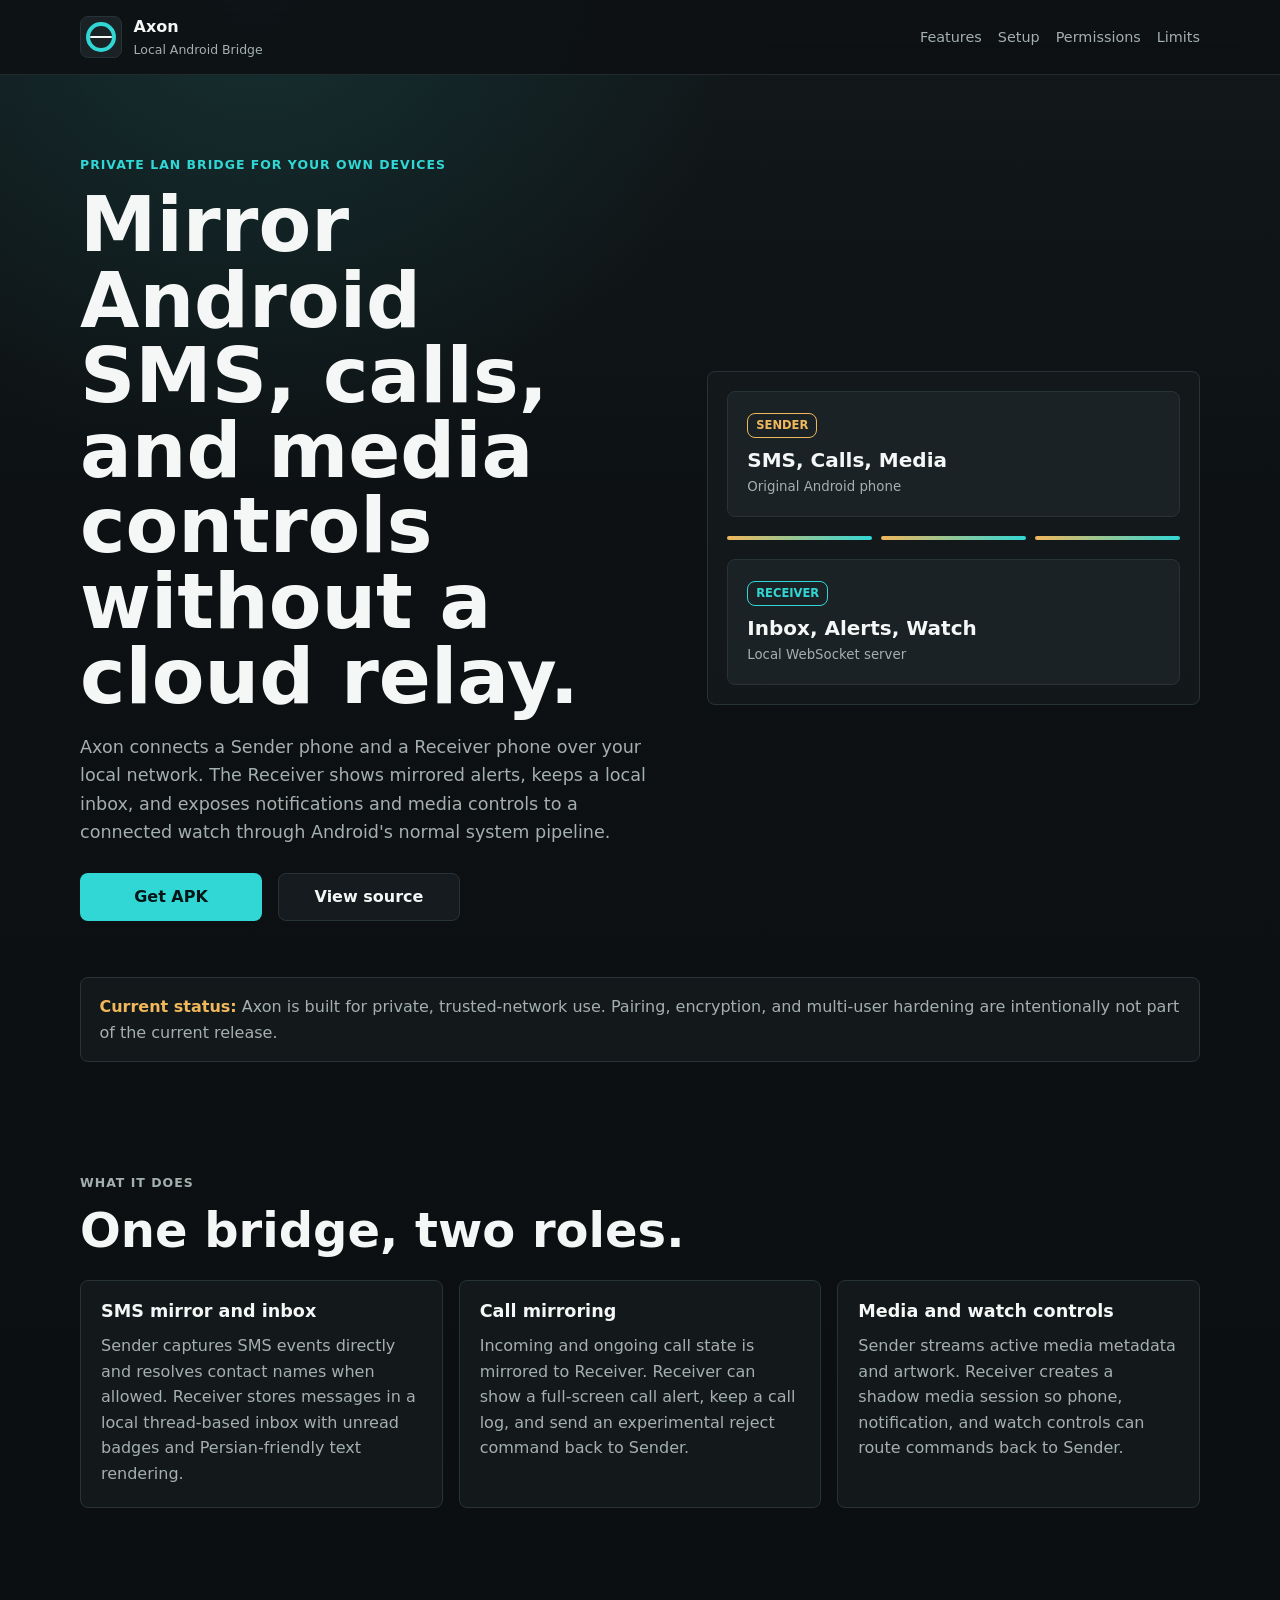
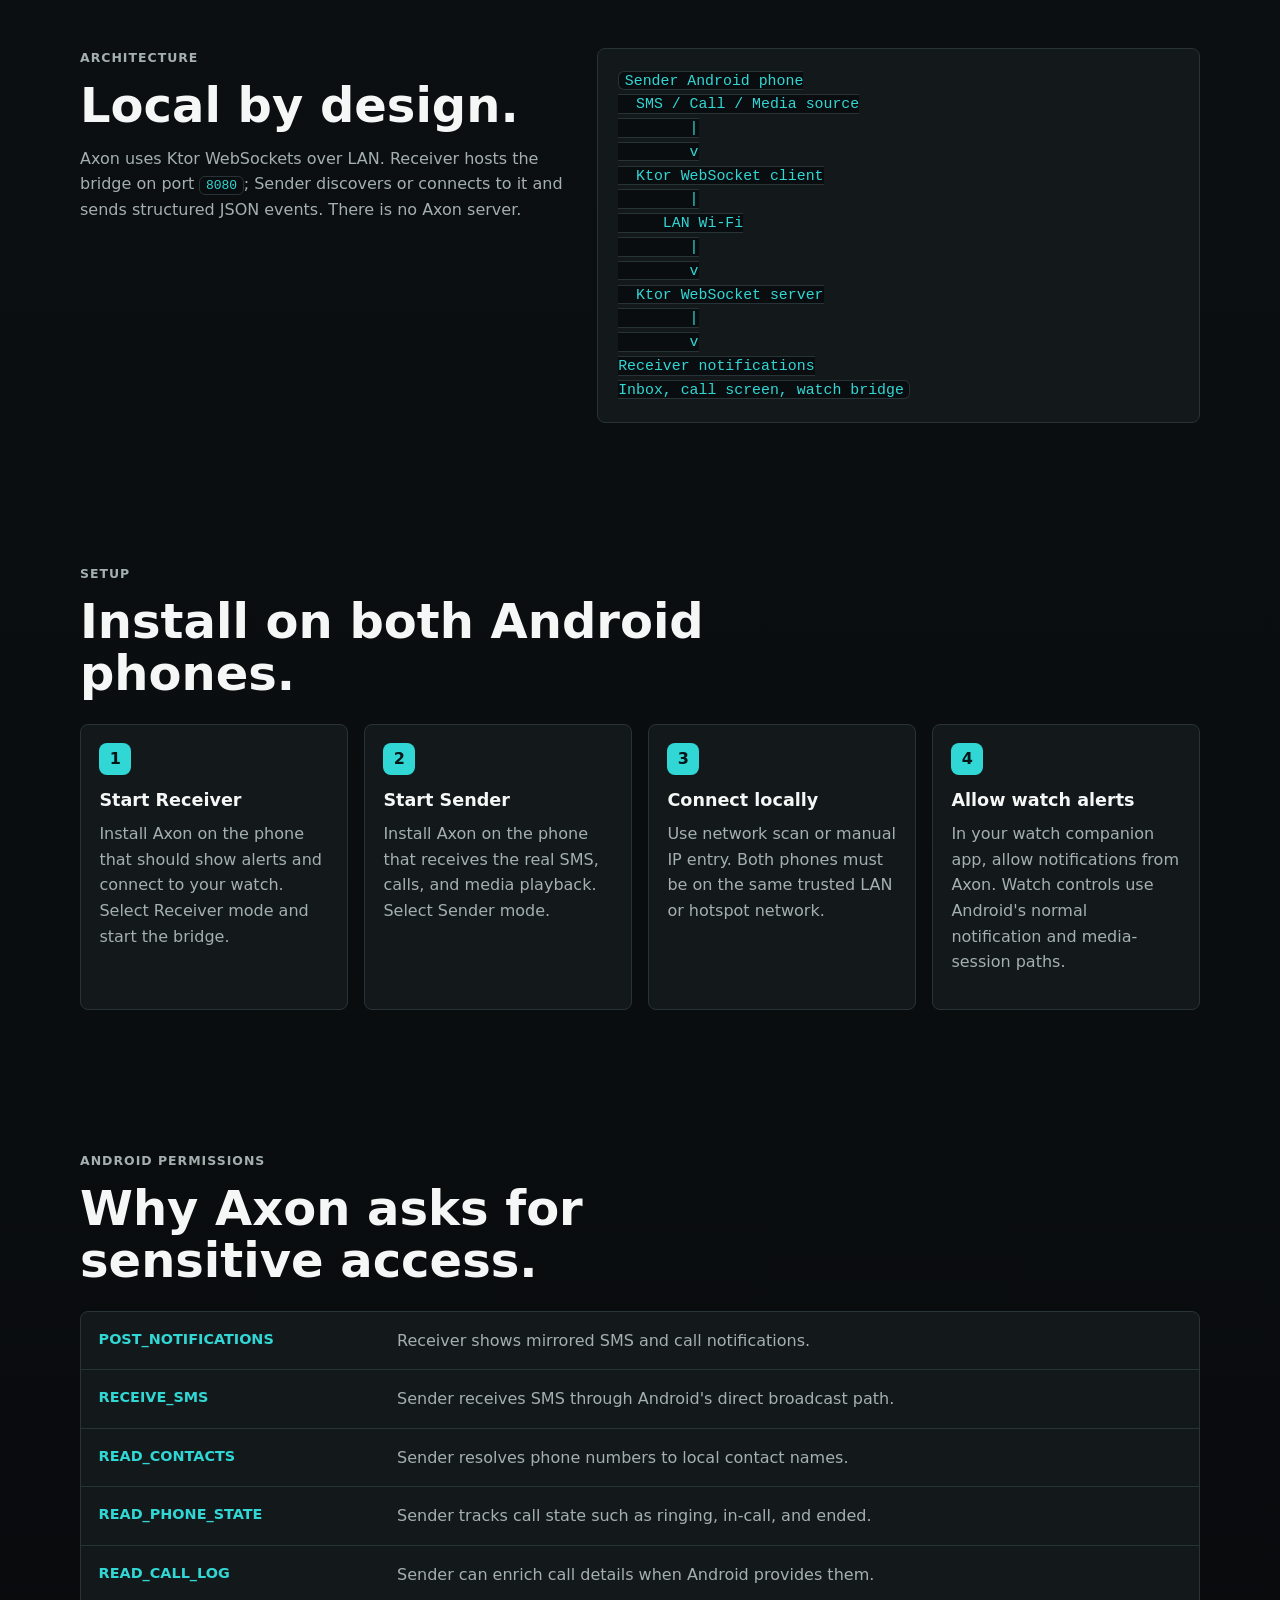
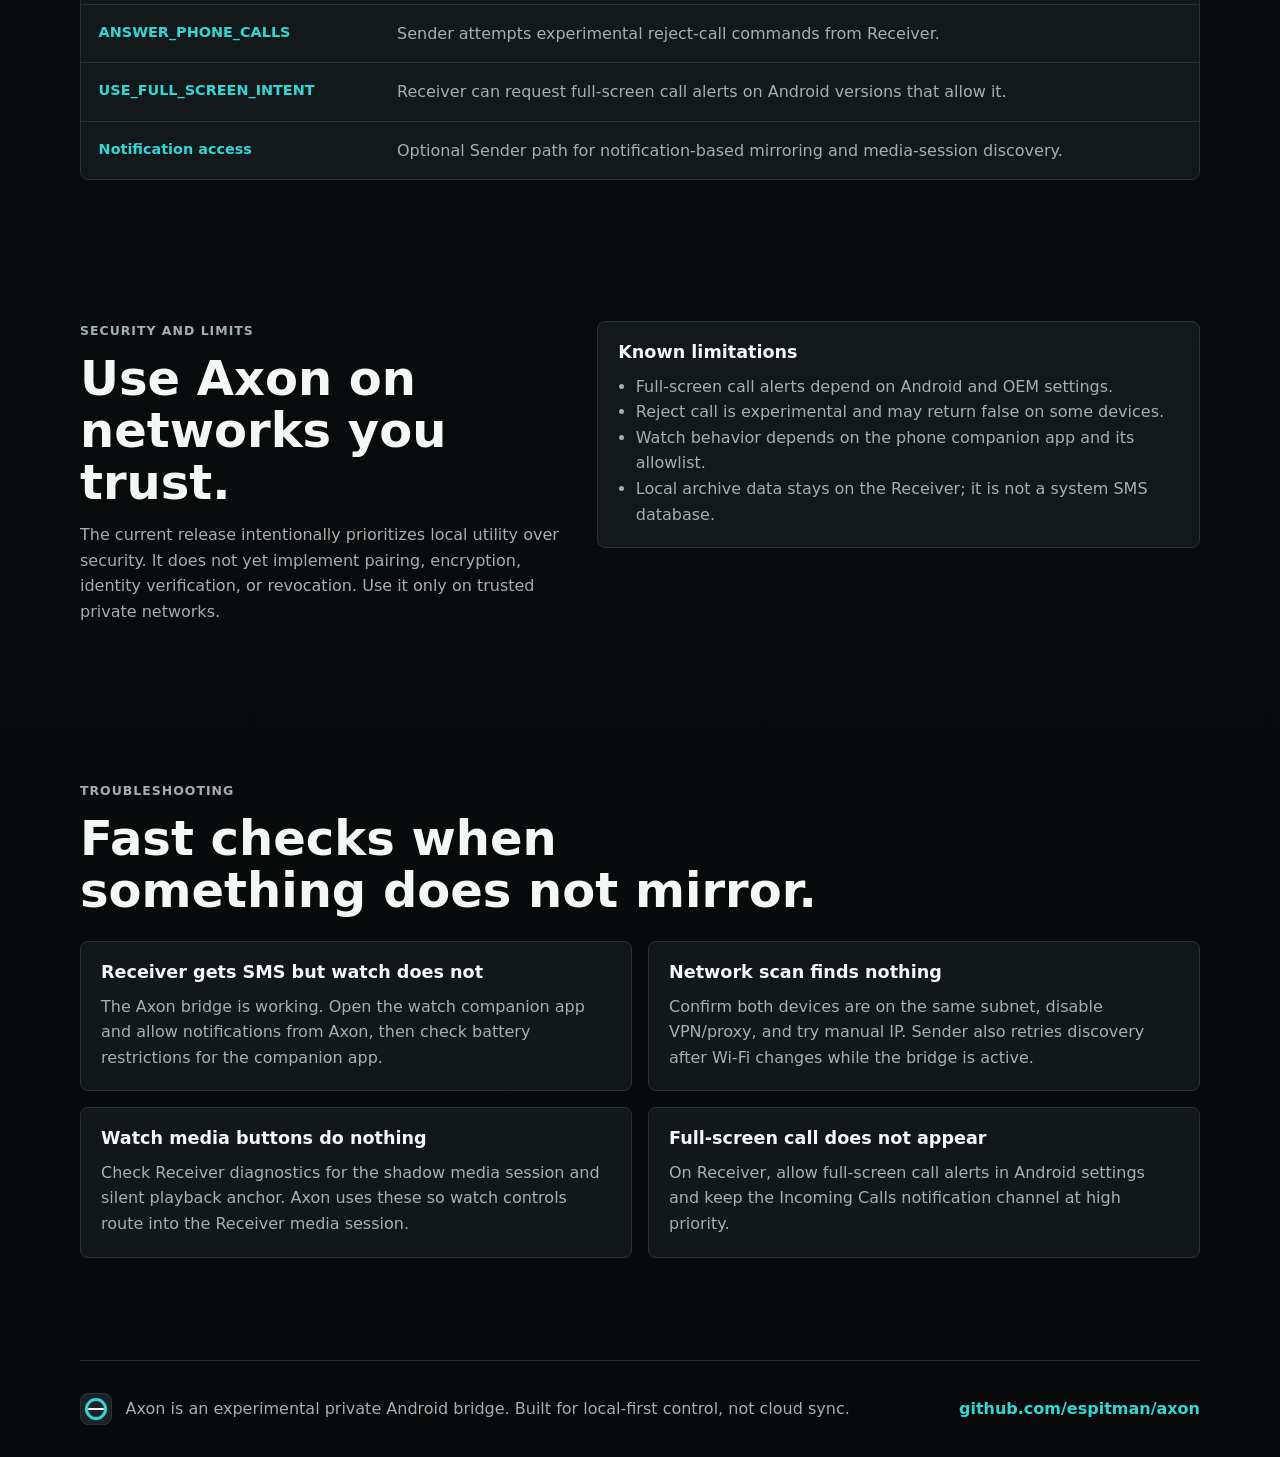
<file: index.html>
<!doctype html>
<html lang="en">
  <head>
    <meta charset="utf-8" />
    <meta name="viewport" content="width=device-width, initial-scale=1" />
    <meta
      name="description"
      content="Axon is a private Android-to-Android LAN bridge for SMS, calls, media controls, and watch mirroring."
    />
    <title>Axon - Local Android Bridge</title>
    <link rel="stylesheet" href="./assets/styles.css" />
  </head>
  <body>
    <header class="site-header">
      <a class="brand" href="#top" aria-label="Axon home">
        <span class="brand-mark" aria-hidden="true"></span>
        <span>
          <strong>Axon</strong>
          <small>Local Android Bridge</small>
        </span>
      </a>
      <nav aria-label="Primary navigation">
        <a href="#features">Features</a>
        <a href="#setup">Setup</a>
        <a href="#permissions">Permissions</a>
        <a href="#limits">Limits</a>
      </nav>
    </header>

    <main id="top">
      <section class="hero">
        <div class="hero-copy">
          <p class="eyebrow">Private LAN bridge for your own devices</p>
          <h1>Mirror Android SMS, calls, and media controls without a cloud relay.</h1>
          <p class="lede">
            Axon connects a Sender phone and a Receiver phone over your local network. The Receiver
            shows mirrored alerts, keeps a local inbox, and exposes notifications and media controls
            to a connected watch through Android's normal system pipeline.
          </p>
          <div class="hero-actions">
            <a class="button primary" href="https://github.com/espitman/axon/releases">Get APK</a>
            <a class="button secondary" href="https://github.com/espitman/axon">View source</a>
          </div>
        </div>

        <div class="signal-map" aria-label="Axon Sender to Receiver bridge diagram">
          <div class="device sender">
            <span class="node-label">Sender</span>
            <strong>SMS, Calls, Media</strong>
            <small>Original Android phone</small>
          </div>
          <div class="pulse-line">
            <span></span>
            <span></span>
            <span></span>
          </div>
          <div class="device receiver">
            <span class="node-label">Receiver</span>
            <strong>Inbox, Alerts, Watch</strong>
            <small>Local WebSocket server</small>
          </div>
        </div>
      </section>

      <section class="notice">
        <strong>Current status:</strong>
        Axon is built for private, trusted-network use. Pairing, encryption, and multi-user hardening
        are intentionally not part of the current release.
      </section>

      <section id="features" class="section">
        <div class="section-heading">
          <p class="eyebrow">What it does</p>
          <h2>One bridge, two roles.</h2>
        </div>
        <div class="grid three">
          <article class="card">
            <h3>SMS mirror and inbox</h3>
            <p>
              Sender captures SMS events directly and resolves contact names when allowed. Receiver
              stores messages in a local thread-based inbox with unread badges and Persian-friendly text rendering.
            </p>
          </article>
          <article class="card">
            <h3>Call mirroring</h3>
            <p>
              Incoming and ongoing call state is mirrored to Receiver. Receiver can show a full-screen
              call alert, keep a call log, and send an experimental reject command back to Sender.
            </p>
          </article>
          <article class="card">
            <h3>Media and watch controls</h3>
            <p>
              Sender streams active media metadata and artwork. Receiver creates a shadow media session
              so phone, notification, and watch controls can route commands back to Sender.
            </p>
          </article>
        </div>
      </section>

      <section class="section split">
        <div>
          <p class="eyebrow">Architecture</p>
          <h2>Local by design.</h2>
          <p>
            Axon uses Ktor WebSockets over LAN. Receiver hosts the bridge on port <code>8080</code>;
            Sender discovers or connects to it and sends structured JSON events. There is no Axon server.
          </p>
        </div>
        <pre class="diagram" aria-label="Technical flow"><code>Sender Android phone
  SMS / Call / Media source
        |
        v
  Ktor WebSocket client
        |
     LAN Wi-Fi
        |
        v
  Ktor WebSocket server
        |
        v
Receiver notifications
Inbox, call screen, watch bridge</code></pre>
      </section>

      <section id="setup" class="section">
        <div class="section-heading">
          <p class="eyebrow">Setup</p>
          <h2>Install on both Android phones.</h2>
        </div>
        <div class="steps">
          <article>
            <span>1</span>
            <h3>Start Receiver</h3>
            <p>Install Axon on the phone that should show alerts and connect to your watch. Select Receiver mode and start the bridge.</p>
          </article>
          <article>
            <span>2</span>
            <h3>Start Sender</h3>
            <p>Install Axon on the phone that receives the real SMS, calls, and media playback. Select Sender mode.</p>
          </article>
          <article>
            <span>3</span>
            <h3>Connect locally</h3>
            <p>Use network scan or manual IP entry. Both phones must be on the same trusted LAN or hotspot network.</p>
          </article>
          <article>
            <span>4</span>
            <h3>Allow watch alerts</h3>
            <p>In your watch companion app, allow notifications from Axon. Watch controls use Android's normal notification and media-session paths.</p>
          </article>
        </div>
      </section>

      <section id="permissions" class="section">
        <div class="section-heading">
          <p class="eyebrow">Android permissions</p>
          <h2>Why Axon asks for sensitive access.</h2>
        </div>
        <div class="permission-table">
          <div><strong>POST_NOTIFICATIONS</strong><span>Receiver shows mirrored SMS and call notifications.</span></div>
          <div><strong>RECEIVE_SMS</strong><span>Sender receives SMS through Android's direct broadcast path.</span></div>
          <div><strong>READ_CONTACTS</strong><span>Sender resolves phone numbers to local contact names.</span></div>
          <div><strong>READ_PHONE_STATE</strong><span>Sender tracks call state such as ringing, in-call, and ended.</span></div>
          <div><strong>READ_CALL_LOG</strong><span>Sender can enrich call details when Android provides them.</span></div>
          <div><strong>ANSWER_PHONE_CALLS</strong><span>Sender attempts experimental reject-call commands from Receiver.</span></div>
          <div><strong>USE_FULL_SCREEN_INTENT</strong><span>Receiver can request full-screen call alerts on Android versions that allow it.</span></div>
          <div><strong>Notification access</strong><span>Optional Sender path for notification-based mirroring and media-session discovery.</span></div>
        </div>
      </section>

      <section id="limits" class="section split">
        <div>
          <p class="eyebrow">Security and limits</p>
          <h2>Use Axon on networks you trust.</h2>
          <p>
            The current release intentionally prioritizes local utility over security. It does not
            yet implement pairing, encryption, identity verification, or revocation. Use it only on
            trusted private networks.
          </p>
        </div>
        <div class="card list-card">
          <h3>Known limitations</h3>
          <ul>
            <li>Full-screen call alerts depend on Android and OEM settings.</li>
            <li>Reject call is experimental and may return false on some devices.</li>
            <li>Watch behavior depends on the phone companion app and its allowlist.</li>
            <li>Local archive data stays on the Receiver; it is not a system SMS database.</li>
          </ul>
        </div>
      </section>

      <section class="section">
        <div class="section-heading">
          <p class="eyebrow">Troubleshooting</p>
          <h2>Fast checks when something does not mirror.</h2>
        </div>
        <div class="grid two">
          <article class="card">
            <h3>Receiver gets SMS but watch does not</h3>
            <p>
              The Axon bridge is working. Open the watch companion app and allow notifications from
              Axon, then check battery restrictions for the companion app.
            </p>
          </article>
          <article class="card">
            <h3>Network scan finds nothing</h3>
            <p>
              Confirm both devices are on the same subnet, disable VPN/proxy, and try manual IP.
              Sender also retries discovery after Wi-Fi changes while the bridge is active.
            </p>
          </article>
          <article class="card">
            <h3>Watch media buttons do nothing</h3>
            <p>
              Check Receiver diagnostics for the shadow media session and silent playback anchor.
              Axon uses these so watch controls route into the Receiver media session.
            </p>
          </article>
          <article class="card">
            <h3>Full-screen call does not appear</h3>
            <p>
              On Receiver, allow full-screen call alerts in Android settings and keep the Incoming
              Calls notification channel at high priority.
            </p>
          </article>
        </div>
      </section>
    </main>

    <footer>
      <span class="brand-mark small" aria-hidden="true"></span>
      <p>Axon is an experimental private Android bridge. Built for local-first control, not cloud sync.</p>
      <a href="https://github.com/espitman/axon">github.com/espitman/axon</a>
    </footer>
  </body>
</html>
</file>
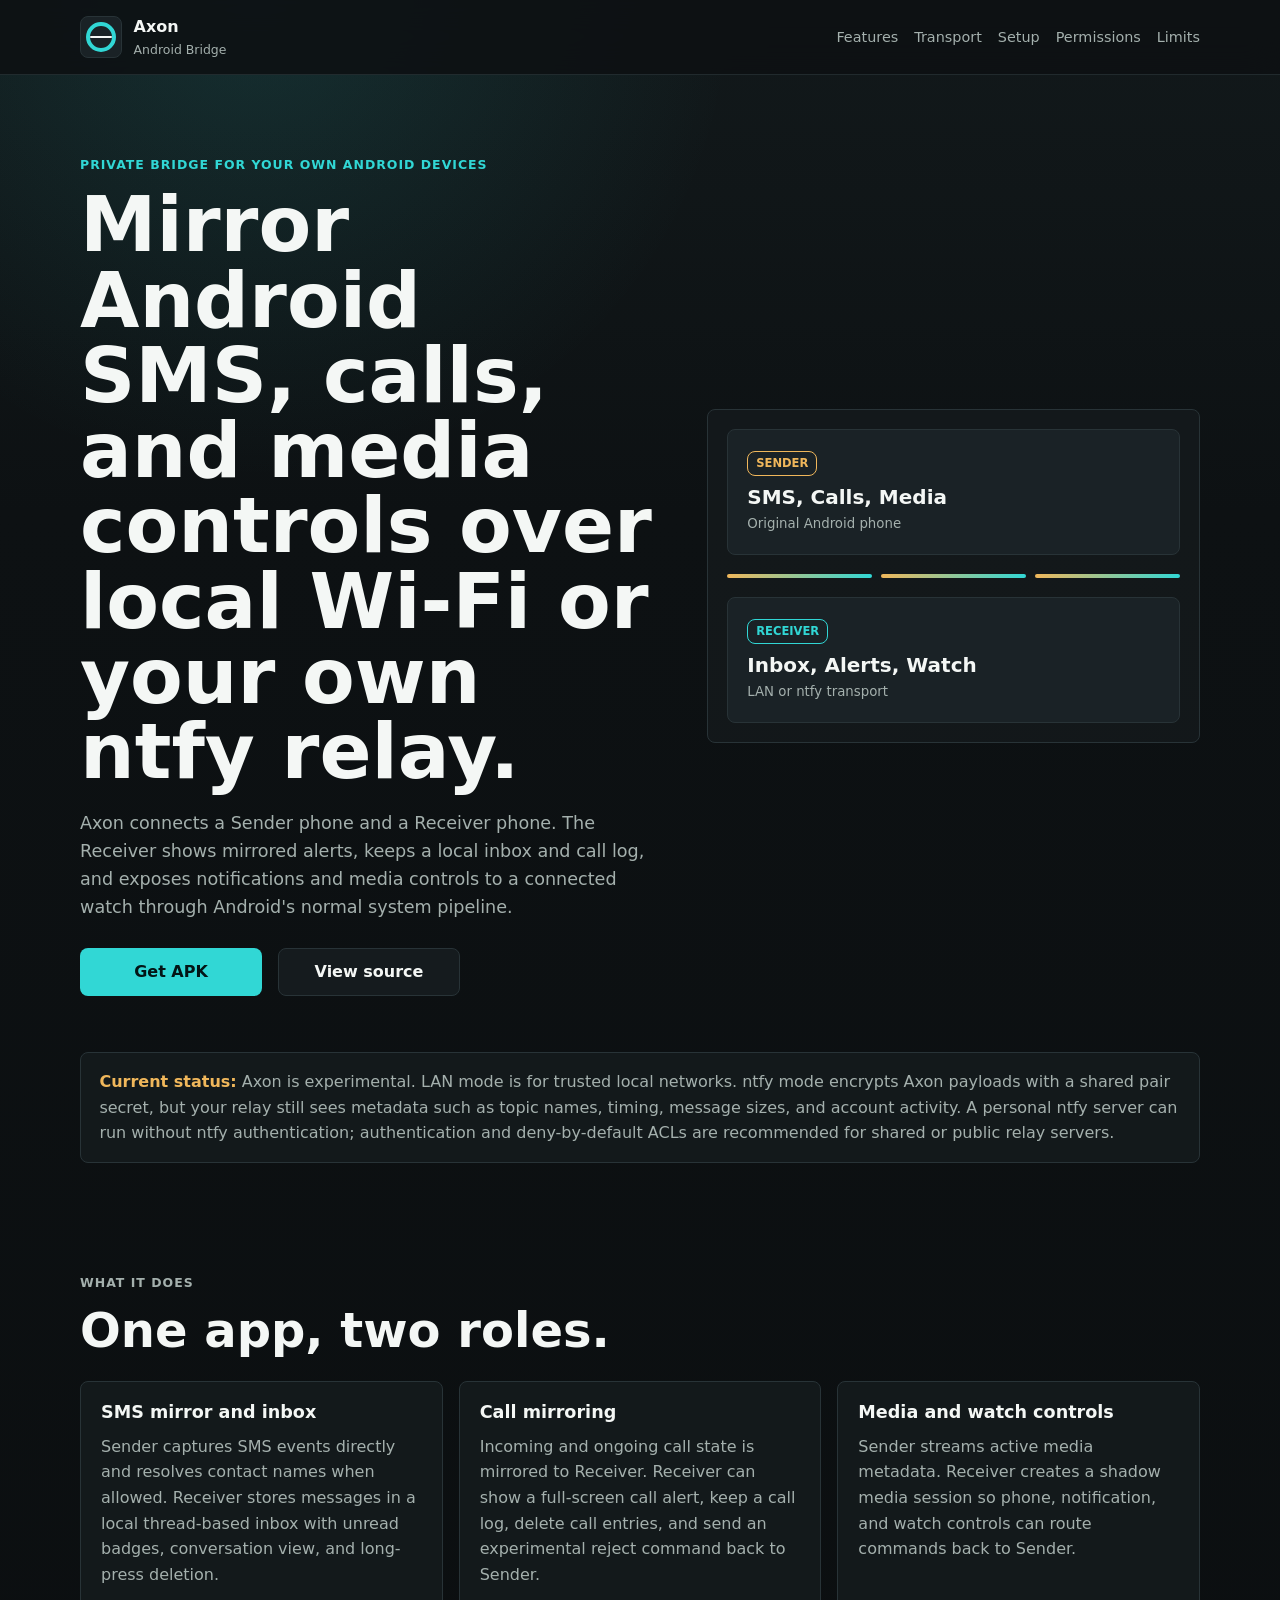
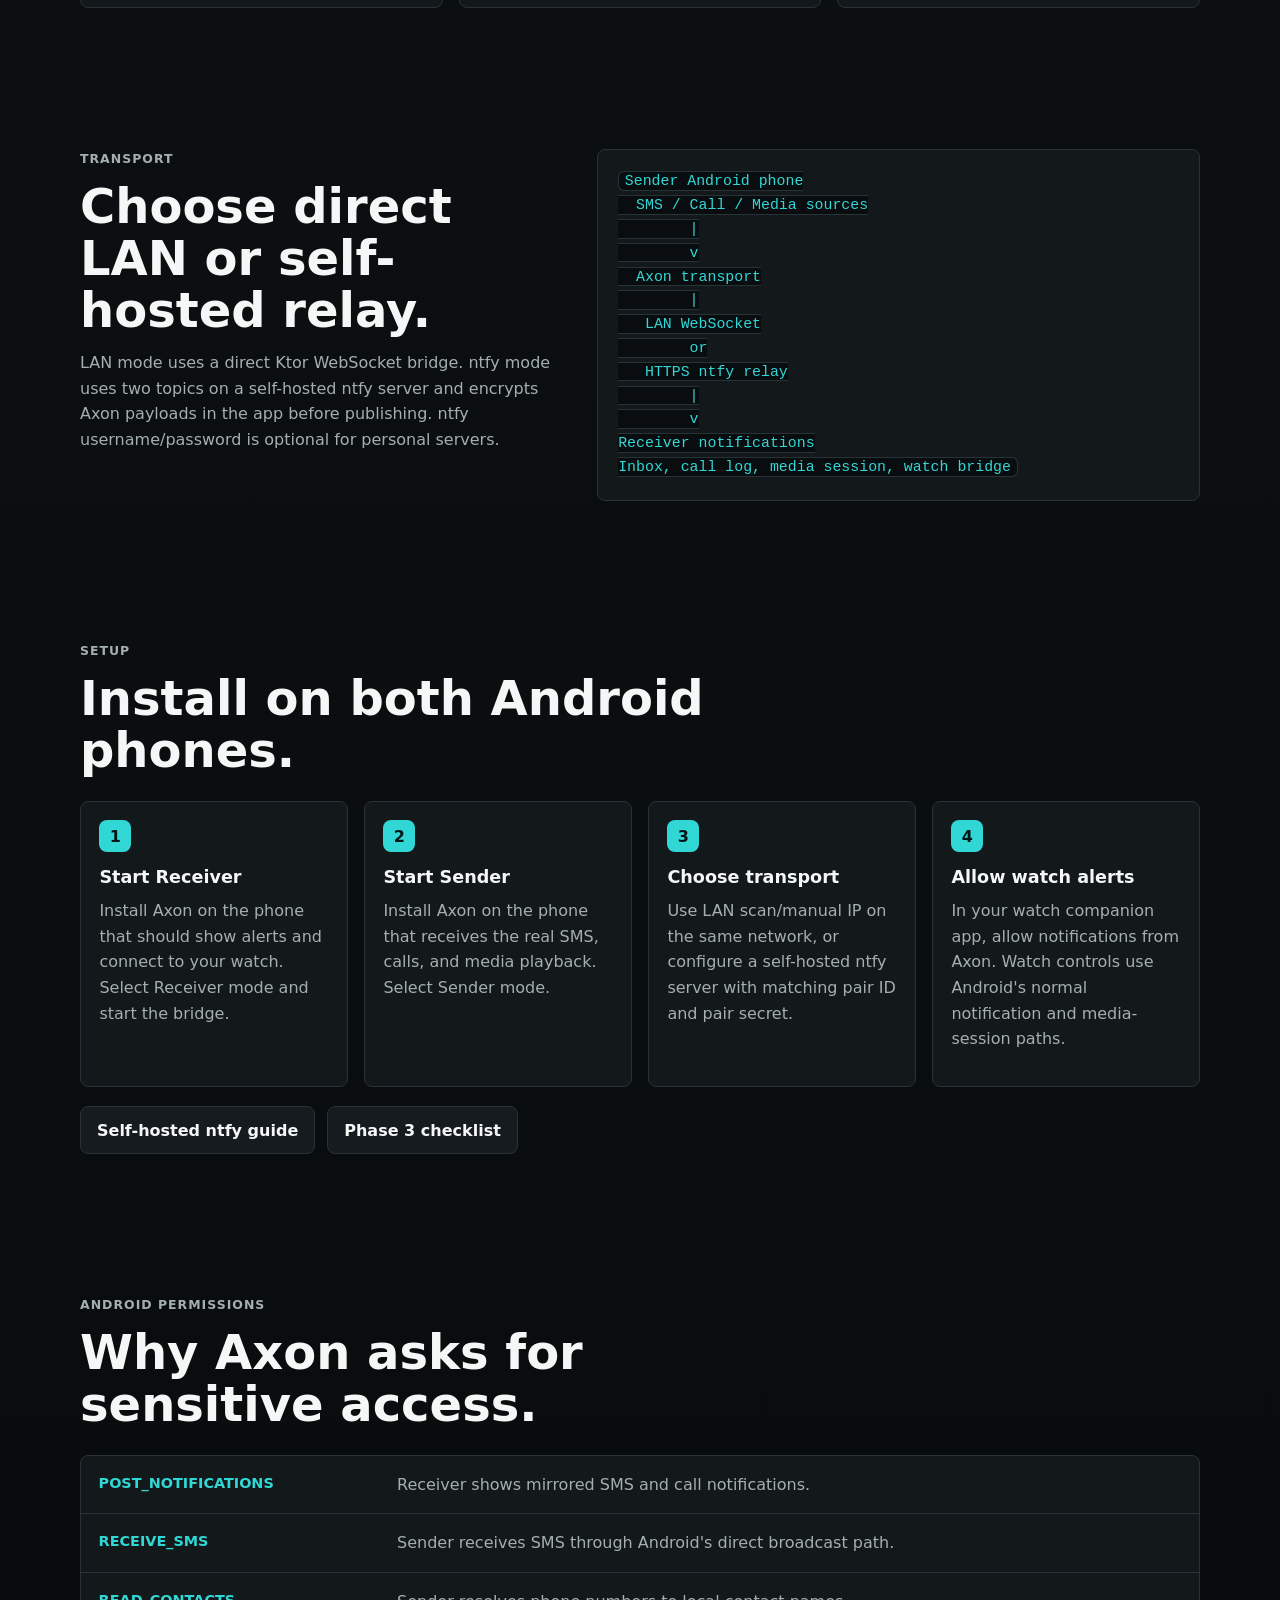
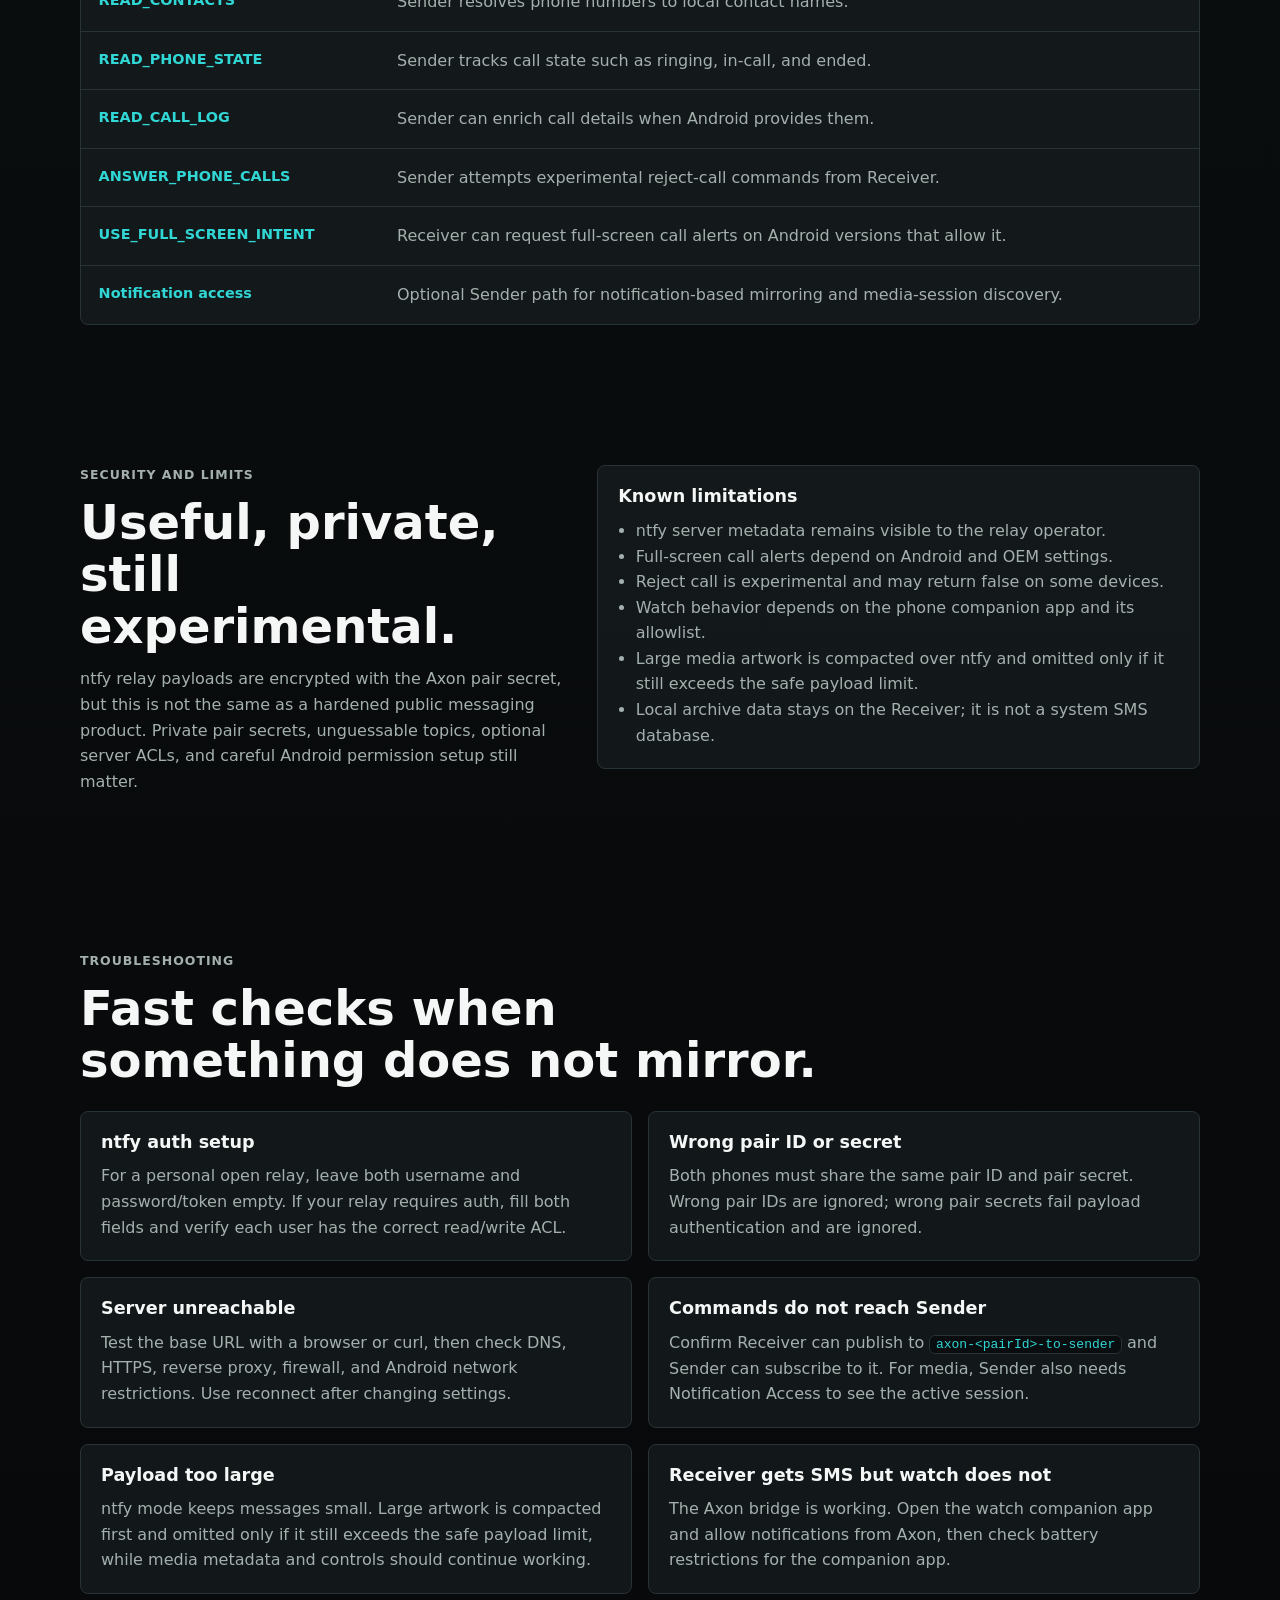
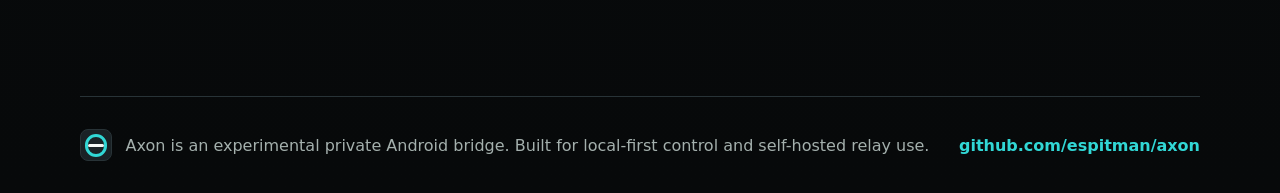
<file: docs/index.html>
<!doctype html>
<html lang="en">
  <head>
    <meta charset="utf-8" />
    <meta name="viewport" content="width=device-width, initial-scale=1" />
    <meta
      name="description"
      content="Axon mirrors Android SMS, calls, and media controls between two phones over local Wi-Fi or a self-hosted ntfy relay."
    />
    <title>Axon - Android Bridge</title>
    <link rel="stylesheet" href="./assets/styles.css" />
  </head>
  <body>
    <header class="site-header">
      <a class="brand" href="#top" aria-label="Axon home">
        <span class="brand-mark" aria-hidden="true"></span>
        <span>
          <strong>Axon</strong>
          <small>Android Bridge</small>
        </span>
      </a>
      <nav aria-label="Primary navigation">
        <a href="#features">Features</a>
        <a href="#transport">Transport</a>
        <a href="#setup">Setup</a>
        <a href="#permissions">Permissions</a>
        <a href="#limits">Limits</a>
      </nav>
    </header>

    <main id="top">
      <section class="hero">
        <div class="hero-copy">
          <p class="eyebrow">Private bridge for your own Android devices</p>
          <h1>Mirror Android SMS, calls, and media controls over local Wi-Fi or your own ntfy relay.</h1>
          <p class="lede">
            Axon connects a Sender phone and a Receiver phone. The Receiver shows mirrored alerts,
            keeps a local inbox and call log, and exposes notifications and media controls to a
            connected watch through Android's normal system pipeline.
          </p>
          <div class="hero-actions">
            <a class="button primary" href="https://github.com/espitman/axon/releases">Get APK</a>
            <a class="button secondary" href="https://github.com/espitman/axon">View source</a>
          </div>
        </div>

        <div class="signal-map" aria-label="Axon Sender to Receiver bridge diagram">
          <div class="device sender">
            <span class="node-label">Sender</span>
            <strong>SMS, Calls, Media</strong>
            <small>Original Android phone</small>
          </div>
          <div class="pulse-line">
            <span></span>
            <span></span>
            <span></span>
          </div>
          <div class="device receiver">
            <span class="node-label">Receiver</span>
            <strong>Inbox, Alerts, Watch</strong>
            <small>LAN or ntfy transport</small>
          </div>
        </div>
      </section>

      <section class="notice">
        <strong>Current status:</strong>
        Axon is experimental. LAN mode is for trusted local networks. ntfy mode encrypts Axon
        payloads with a shared pair secret, but your relay still sees metadata such as topic names,
        timing, message sizes, and account activity. A personal ntfy server can run without ntfy
        authentication; authentication and deny-by-default ACLs are recommended for shared or public
        relay servers.
      </section>

      <section id="features" class="section">
        <div class="section-heading">
          <p class="eyebrow">What it does</p>
          <h2>One app, two roles.</h2>
        </div>
        <div class="grid three">
          <article class="card">
            <h3>SMS mirror and inbox</h3>
            <p>
              Sender captures SMS events directly and resolves contact names when allowed. Receiver
              stores messages in a local thread-based inbox with unread badges, conversation view,
              and long-press deletion.
            </p>
          </article>
          <article class="card">
            <h3>Call mirroring</h3>
            <p>
              Incoming and ongoing call state is mirrored to Receiver. Receiver can show a full-screen
              call alert, keep a call log, delete call entries, and send an experimental reject command
              back to Sender.
            </p>
          </article>
          <article class="card">
            <h3>Media and watch controls</h3>
            <p>
              Sender streams active media metadata. Receiver creates a shadow media session so phone,
              notification, and watch controls can route commands back to Sender.
            </p>
          </article>
        </div>
      </section>

      <section id="transport" class="section split">
        <div>
          <p class="eyebrow">Transport</p>
          <h2>Choose direct LAN or self-hosted relay.</h2>
          <p>
            LAN mode uses a direct Ktor WebSocket bridge. ntfy mode uses two topics on a self-hosted
            ntfy server and encrypts Axon payloads in the app before publishing. ntfy username/password
            is optional for personal servers.
          </p>
        </div>
        <pre class="diagram" aria-label="Technical flow"><code>Sender Android phone
  SMS / Call / Media sources
        |
        v
  Axon transport
        |
   LAN WebSocket
        or
   HTTPS ntfy relay
        |
        v
Receiver notifications
Inbox, call log, media session, watch bridge</code></pre>
      </section>

      <section id="setup" class="section">
        <div class="section-heading">
          <p class="eyebrow">Setup</p>
          <h2>Install on both Android phones.</h2>
        </div>
        <div class="steps">
          <article>
            <span>1</span>
            <h3>Start Receiver</h3>
            <p>Install Axon on the phone that should show alerts and connect to your watch. Select Receiver mode and start the bridge.</p>
          </article>
          <article>
            <span>2</span>
            <h3>Start Sender</h3>
            <p>Install Axon on the phone that receives the real SMS, calls, and media playback. Select Sender mode.</p>
          </article>
          <article>
            <span>3</span>
            <h3>Choose transport</h3>
            <p>Use LAN scan/manual IP on the same network, or configure a self-hosted ntfy server with matching pair ID and pair secret.</p>
          </article>
          <article>
            <span>4</span>
            <h3>Allow watch alerts</h3>
            <p>In your watch companion app, allow notifications from Axon. Watch controls use Android's normal notification and media-session paths.</p>
          </article>
        </div>
        <div class="doc-links">
          <a class="button secondary" href="./Phase%203%20-%20ntfy%20Server%20Setup.md">Self-hosted ntfy guide</a>
          <a class="button secondary" href="./Phase%203%20-%20ntfy%20Relay%20Migration%20Todo.md">Phase 3 checklist</a>
        </div>
      </section>

      <section id="permissions" class="section">
        <div class="section-heading">
          <p class="eyebrow">Android permissions</p>
          <h2>Why Axon asks for sensitive access.</h2>
        </div>
        <div class="permission-table">
          <div><strong>POST_NOTIFICATIONS</strong><span>Receiver shows mirrored SMS and call notifications.</span></div>
          <div><strong>RECEIVE_SMS</strong><span>Sender receives SMS through Android's direct broadcast path.</span></div>
          <div><strong>READ_CONTACTS</strong><span>Sender resolves phone numbers to local contact names.</span></div>
          <div><strong>READ_PHONE_STATE</strong><span>Sender tracks call state such as ringing, in-call, and ended.</span></div>
          <div><strong>READ_CALL_LOG</strong><span>Sender can enrich call details when Android provides them.</span></div>
          <div><strong>ANSWER_PHONE_CALLS</strong><span>Sender attempts experimental reject-call commands from Receiver.</span></div>
          <div><strong>USE_FULL_SCREEN_INTENT</strong><span>Receiver can request full-screen call alerts on Android versions that allow it.</span></div>
          <div><strong>Notification access</strong><span>Optional Sender path for notification-based mirroring and media-session discovery.</span></div>
        </div>
      </section>

      <section id="limits" class="section split">
        <div>
          <p class="eyebrow">Security and limits</p>
          <h2>Useful, private, still experimental.</h2>
          <p>
            ntfy relay payloads are encrypted with the Axon pair secret, but this is not the same as
            a hardened public messaging product. Private pair secrets, unguessable topics, optional
            server ACLs, and careful Android permission setup still matter.
          </p>
        </div>
        <div class="card list-card">
          <h3>Known limitations</h3>
          <ul>
            <li>ntfy server metadata remains visible to the relay operator.</li>
            <li>Full-screen call alerts depend on Android and OEM settings.</li>
            <li>Reject call is experimental and may return false on some devices.</li>
            <li>Watch behavior depends on the phone companion app and its allowlist.</li>
            <li>Large media artwork is compacted over ntfy and omitted only if it still exceeds the safe payload limit.</li>
            <li>Local archive data stays on the Receiver; it is not a system SMS database.</li>
          </ul>
        </div>
      </section>

      <section class="section">
        <div class="section-heading">
          <p class="eyebrow">Troubleshooting</p>
          <h2>Fast checks when something does not mirror.</h2>
        </div>
        <div class="grid two">
          <article class="card">
            <h3>ntfy auth setup</h3>
            <p>
              For a personal open relay, leave both username and password/token empty. If your relay
              requires auth, fill both fields and verify each user has the correct read/write ACL.
            </p>
          </article>
          <article class="card">
            <h3>Wrong pair ID or secret</h3>
            <p>
              Both phones must share the same pair ID and pair secret. Wrong pair IDs are ignored;
              wrong pair secrets fail payload authentication and are ignored.
            </p>
          </article>
          <article class="card">
            <h3>Server unreachable</h3>
            <p>
              Test the base URL with a browser or curl, then check DNS, HTTPS, reverse proxy, firewall,
              and Android network restrictions. Use reconnect after changing settings.
            </p>
          </article>
          <article class="card">
            <h3>Commands do not reach Sender</h3>
            <p>
              Confirm Receiver can publish to <code>axon-&lt;pairId&gt;-to-sender</code> and Sender can
              subscribe to it. For media, Sender also needs Notification Access to see the active session.
            </p>
          </article>
          <article class="card">
            <h3>Payload too large</h3>
            <p>
              ntfy mode keeps messages small. Large artwork is compacted first and omitted only if it
              still exceeds the safe payload limit, while media metadata and controls should continue working.
            </p>
          </article>
          <article class="card">
            <h3>Receiver gets SMS but watch does not</h3>
            <p>
              The Axon bridge is working. Open the watch companion app and allow notifications from
              Axon, then check battery restrictions for the companion app.
            </p>
          </article>
        </div>
      </section>
    </main>

    <footer>
      <span class="brand-mark small" aria-hidden="true"></span>
      <p>Axon is an experimental private Android bridge. Built for local-first control and self-hosted relay use.</p>
      <a href="https://github.com/espitman/axon">github.com/espitman/axon</a>
    </footer>
  </body>
</html>
</file>
<file: assets/styles.css>
:root {
  color-scheme: dark;
  --bg: #0d1113;
  --bg-2: #12191b;
  --panel: #151b1e;
  --panel-2: #1a2226;
  --line: #283337;
  --text: #f4f7f5;
  --muted: #a4b0ad;
  --cyan: #31d7d5;
  --amber: #f0b75b;
  --green: #73e39b;
  --red: #ff7a7a;
}

* {
  box-sizing: border-box;
}

html {
  scroll-behavior: smooth;
}

body {
  margin: 0;
  background:
    radial-gradient(circle at 20% 0%, rgba(49, 215, 213, 0.12), transparent 30rem),
    linear-gradient(180deg, var(--bg-2), var(--bg) 32rem, #07090a);
  color: var(--text);
  font-family:
    Inter, ui-sans-serif, system-ui, -apple-system, BlinkMacSystemFont, "Segoe UI", sans-serif;
  line-height: 1.6;
}

a {
  color: inherit;
  text-decoration: none;
}

code {
  border: 1px solid var(--line);
  border-radius: 6px;
  background: #0a0d0f;
  color: var(--cyan);
  padding: 0.05rem 0.35rem;
}

.site-header {
  position: sticky;
  top: 0;
  z-index: 10;
  display: flex;
  align-items: center;
  justify-content: space-between;
  gap: 1.5rem;
  border-bottom: 1px solid rgba(40, 51, 55, 0.75);
  background: rgba(13, 17, 19, 0.88);
  padding: 0.9rem max(1.25rem, calc((100vw - 1120px) / 2));
  backdrop-filter: blur(16px);
}

.brand,
footer {
  display: flex;
  align-items: center;
}

.brand {
  gap: 0.75rem;
}

.brand strong {
  display: block;
  font-size: 1rem;
  letter-spacing: 0;
}

.brand small {
  display: block;
  color: var(--muted);
  font-size: 0.78rem;
}

.brand-mark {
  position: relative;
  display: inline-grid;
  width: 2.6rem;
  height: 2.6rem;
  flex: 0 0 auto;
  place-items: center;
  border: 1px solid var(--line);
  border-radius: 8px;
  background: var(--panel-2);
}

.brand-mark::before {
  content: "";
  width: 1.4rem;
  height: 1.4rem;
  border: 0.28rem solid var(--cyan);
  border-radius: 50%;
  box-shadow: inset 0 0 0 0.25rem var(--panel-2);
}

.brand-mark::after {
  position: absolute;
  content: "";
  width: 1.35rem;
  height: 0.14rem;
  border-radius: 99px;
  background: var(--text);
}

.brand-mark.small {
  width: 2rem;
  height: 2rem;
}

.brand-mark.small::before {
  width: 1.05rem;
  height: 1.05rem;
  border-width: 0.2rem;
}

.brand-mark.small::after {
  width: 1rem;
}

nav {
  display: flex;
  gap: 1rem;
  color: var(--muted);
  font-size: 0.9rem;
}

nav a:hover {
  color: var(--cyan);
}

main {
  width: min(1120px, calc(100% - 2rem));
  margin: 0 auto;
}

.hero {
  display: grid;
  min-height: calc(100vh - 4.7rem);
  align-items: center;
  gap: 3rem;
  grid-template-columns: minmax(0, 1.08fr) minmax(320px, 0.92fr);
  padding: 5rem 0 3.5rem;
}

.eyebrow {
  margin: 0 0 0.75rem;
  color: var(--cyan);
  font-size: 0.78rem;
  font-weight: 800;
  letter-spacing: 0.08em;
  text-transform: uppercase;
}

h1,
h2,
h3,
p {
  margin-top: 0;
}

h1 {
  max-width: 760px;
  margin-bottom: 1.2rem;
  font-size: clamp(2.55rem, 6vw, 5.4rem);
  line-height: 0.98;
  letter-spacing: 0;
}

h2 {
  margin-bottom: 0.85rem;
  font-size: clamp(1.9rem, 4vw, 3rem);
  line-height: 1.08;
  letter-spacing: 0;
}

h3 {
  margin-bottom: 0.6rem;
  font-size: 1.1rem;
  line-height: 1.25;
}

.lede {
  max-width: 720px;
  color: var(--muted);
  font-size: 1.1rem;
}

.hero-actions,
.grid,
.steps {
  display: grid;
  gap: 1rem;
}

.hero-actions {
  width: min(100%, 380px);
  grid-template-columns: 1fr 1fr;
  margin-top: 1.7rem;
}

.button {
  display: inline-flex;
  min-height: 3rem;
  align-items: center;
  justify-content: center;
  border-radius: 8px;
  font-weight: 800;
}

.button.primary {
  background: var(--cyan);
  color: #031516;
}

.button.secondary {
  border: 1px solid var(--line);
  background: var(--panel);
  color: var(--text);
}

.signal-map {
  display: grid;
  gap: 1.2rem;
  border: 1px solid var(--line);
  border-radius: 8px;
  background: rgba(21, 27, 30, 0.72);
  padding: 1.2rem;
}

.device {
  border: 1px solid var(--line);
  border-radius: 8px;
  background: var(--panel-2);
  padding: 1.2rem;
}

.device strong,
.device small {
  display: block;
}

.device strong {
  margin-top: 0.35rem;
  font-size: 1.25rem;
}

.device small {
  color: var(--muted);
}

.node-label {
  display: inline-flex;
  border: 1px solid currentColor;
  border-radius: 8px;
  color: var(--amber);
  font-size: 0.72rem;
  font-weight: 800;
  padding: 0.15rem 0.5rem;
  text-transform: uppercase;
}

.receiver .node-label {
  color: var(--cyan);
}

.pulse-line {
  display: grid;
  grid-template-columns: repeat(3, 1fr);
  gap: 0.55rem;
  align-items: center;
}

.pulse-line span {
  display: block;
  height: 0.22rem;
  border-radius: 999px;
  background: linear-gradient(90deg, var(--amber), var(--cyan));
}

.notice,
.card,
.diagram,
.steps article,
.permission-table {
  border: 1px solid var(--line);
  border-radius: 8px;
  background: rgba(21, 27, 30, 0.82);
}

.notice {
  margin-bottom: 2.5rem;
  padding: 1rem 1.15rem;
  color: var(--muted);
}

.notice strong {
  color: var(--amber);
}

.section {
  padding: 4.4rem 0;
}

.section-heading {
  max-width: 760px;
  margin-bottom: 1.5rem;
}

.section-heading p:not(.eyebrow),
.section p {
  color: var(--muted);
}

.grid.three {
  grid-template-columns: repeat(3, 1fr);
}

.grid.two {
  grid-template-columns: repeat(2, 1fr);
}

.card {
  padding: 1.25rem;
}

.card p:last-child {
  margin-bottom: 0;
}

.split {
  display: grid;
  align-items: start;
  gap: 1.5rem;
  grid-template-columns: minmax(0, 0.9fr) minmax(320px, 1.1fr);
}

.diagram {
  overflow-x: auto;
  margin: 0;
  padding: 1.25rem;
  color: var(--green);
  font-size: 0.93rem;
}

.steps {
  grid-template-columns: repeat(4, 1fr);
}

.steps article {
  padding: 1.15rem;
}

.steps span {
  display: inline-grid;
  width: 2rem;
  height: 2rem;
  margin-bottom: 0.9rem;
  place-items: center;
  border-radius: 8px;
  background: var(--cyan);
  color: #031516;
  font-weight: 900;
}

.permission-table {
  overflow: hidden;
}

.permission-table div {
  display: grid;
  gap: 1rem;
  grid-template-columns: minmax(190px, 0.36fr) 1fr;
  border-bottom: 1px solid var(--line);
  padding: 1rem 1.1rem;
}

.permission-table div:last-child {
  border-bottom: 0;
}

.permission-table strong {
  color: var(--cyan);
  font-size: 0.9rem;
}

.permission-table span,
li {
  color: var(--muted);
}

.list-card ul {
  margin: 0;
  padding-left: 1.1rem;
}

footer {
  width: min(1120px, calc(100% - 2rem));
  margin: 2rem auto 0;
  gap: 0.85rem;
  border-top: 1px solid var(--line);
  padding: 2rem 0;
  color: var(--muted);
}

footer p {
  margin: 0;
}

footer a {
  margin-left: auto;
  color: var(--cyan);
  font-weight: 700;
}

@media (max-width: 860px) {
  .site-header {
    align-items: flex-start;
    flex-direction: column;
  }

  nav {
    width: 100%;
    overflow-x: auto;
    padding-bottom: 0.25rem;
  }

  .hero,
  .split,
  .grid.three,
  .grid.two,
  .steps {
    grid-template-columns: 1fr;
  }

  .hero {
    min-height: auto;
    padding-top: 3.5rem;
  }

  .permission-table div {
    grid-template-columns: 1fr;
    gap: 0.35rem;
  }

  footer {
    align-items: flex-start;
    flex-direction: column;
  }

  footer a {
    margin-left: 0;
  }
}

@media (max-width: 520px) {
  main,
  footer {
    width: min(100% - 1rem, 1120px);
  }

  .site-header {
    padding-inline: 0.75rem;
  }

  .hero-actions {
    grid-template-columns: 1fr;
  }

  h1 {
    font-size: 2.5rem;
  }
}
</file>
<file: docs/assets/styles.css>
:root {
  color-scheme: dark;
  --bg: #0d1113;
  --bg-2: #12191b;
  --panel: #151b1e;
  --panel-2: #1a2226;
  --line: #283337;
  --text: #f4f7f5;
  --muted: #a4b0ad;
  --cyan: #31d7d5;
  --amber: #f0b75b;
  --green: #73e39b;
  --red: #ff7a7a;
}

* {
  box-sizing: border-box;
}

html {
  scroll-behavior: smooth;
}

body {
  margin: 0;
  background:
    radial-gradient(circle at 20% 0%, rgba(49, 215, 213, 0.12), transparent 30rem),
    linear-gradient(180deg, var(--bg-2), var(--bg) 32rem, #07090a);
  color: var(--text);
  font-family:
    Inter, ui-sans-serif, system-ui, -apple-system, BlinkMacSystemFont, "Segoe UI", sans-serif;
  line-height: 1.6;
}

a {
  color: inherit;
  text-decoration: none;
}

code {
  border: 1px solid var(--line);
  border-radius: 6px;
  background: #0a0d0f;
  color: var(--cyan);
  padding: 0.05rem 0.35rem;
}

.site-header {
  position: sticky;
  top: 0;
  z-index: 10;
  display: flex;
  align-items: center;
  justify-content: space-between;
  gap: 1.5rem;
  border-bottom: 1px solid rgba(40, 51, 55, 0.75);
  background: rgba(13, 17, 19, 0.88);
  padding: 0.9rem max(1.25rem, calc((100vw - 1120px) / 2));
  backdrop-filter: blur(16px);
}

.brand,
footer {
  display: flex;
  align-items: center;
}

.brand {
  gap: 0.75rem;
}

.brand strong {
  display: block;
  font-size: 1rem;
  letter-spacing: 0;
}

.brand small {
  display: block;
  color: var(--muted);
  font-size: 0.78rem;
}

.brand-mark {
  position: relative;
  display: inline-grid;
  width: 2.6rem;
  height: 2.6rem;
  flex: 0 0 auto;
  place-items: center;
  border: 1px solid var(--line);
  border-radius: 8px;
  background: var(--panel-2);
}

.brand-mark::before {
  content: "";
  width: 1.4rem;
  height: 1.4rem;
  border: 0.28rem solid var(--cyan);
  border-radius: 50%;
  box-shadow: inset 0 0 0 0.25rem var(--panel-2);
}

.brand-mark::after {
  position: absolute;
  content: "";
  width: 1.35rem;
  height: 0.14rem;
  border-radius: 99px;
  background: var(--text);
}

.brand-mark.small {
  width: 2rem;
  height: 2rem;
}

.brand-mark.small::before {
  width: 1.05rem;
  height: 1.05rem;
  border-width: 0.2rem;
}

.brand-mark.small::after {
  width: 1rem;
}

nav {
  display: flex;
  gap: 1rem;
  color: var(--muted);
  font-size: 0.9rem;
}

nav a:hover {
  color: var(--cyan);
}

main {
  width: min(1120px, calc(100% - 2rem));
  margin: 0 auto;
}

.hero {
  display: grid;
  min-height: calc(100vh - 4.7rem);
  align-items: center;
  gap: 3rem;
  grid-template-columns: minmax(0, 1.08fr) minmax(320px, 0.92fr);
  padding: 5rem 0 3.5rem;
}

.eyebrow {
  margin: 0 0 0.75rem;
  color: var(--cyan);
  font-size: 0.78rem;
  font-weight: 800;
  letter-spacing: 0.08em;
  text-transform: uppercase;
}

h1,
h2,
h3,
p {
  margin-top: 0;
}

h1 {
  max-width: 760px;
  margin-bottom: 1.2rem;
  font-size: clamp(2.55rem, 6vw, 5.4rem);
  line-height: 0.98;
  letter-spacing: 0;
}

h2 {
  margin-bottom: 0.85rem;
  font-size: clamp(1.9rem, 4vw, 3rem);
  line-height: 1.08;
  letter-spacing: 0;
}

h3 {
  margin-bottom: 0.6rem;
  font-size: 1.1rem;
  line-height: 1.25;
}

.lede {
  max-width: 720px;
  color: var(--muted);
  font-size: 1.1rem;
}

.hero-actions,
.grid,
.steps {
  display: grid;
  gap: 1rem;
}

.hero-actions {
  width: min(100%, 380px);
  grid-template-columns: 1fr 1fr;
  margin-top: 1.7rem;
}

.doc-links {
  display: flex;
  flex-wrap: wrap;
  gap: 0.75rem;
  margin-top: 1.2rem;
}

.doc-links .button {
  padding: 0 1rem;
}

.button {
  display: inline-flex;
  min-height: 3rem;
  align-items: center;
  justify-content: center;
  border-radius: 8px;
  font-weight: 800;
}

.button.primary {
  background: var(--cyan);
  color: #031516;
}

.button.secondary {
  border: 1px solid var(--line);
  background: var(--panel);
  color: var(--text);
}

.signal-map {
  display: grid;
  gap: 1.2rem;
  border: 1px solid var(--line);
  border-radius: 8px;
  background: rgba(21, 27, 30, 0.72);
  padding: 1.2rem;
}

.device {
  border: 1px solid var(--line);
  border-radius: 8px;
  background: var(--panel-2);
  padding: 1.2rem;
}

.device strong,
.device small {
  display: block;
}

.device strong {
  margin-top: 0.35rem;
  font-size: 1.25rem;
}

.device small {
  color: var(--muted);
}

.node-label {
  display: inline-flex;
  border: 1px solid currentColor;
  border-radius: 8px;
  color: var(--amber);
  font-size: 0.72rem;
  font-weight: 800;
  padding: 0.15rem 0.5rem;
  text-transform: uppercase;
}

.receiver .node-label {
  color: var(--cyan);
}

.pulse-line {
  display: grid;
  grid-template-columns: repeat(3, 1fr);
  gap: 0.55rem;
  align-items: center;
}

.pulse-line span {
  display: block;
  height: 0.22rem;
  border-radius: 999px;
  background: linear-gradient(90deg, var(--amber), var(--cyan));
}

.notice,
.card,
.diagram,
.steps article,
.permission-table {
  border: 1px solid var(--line);
  border-radius: 8px;
  background: rgba(21, 27, 30, 0.82);
}

.notice {
  margin-bottom: 2.5rem;
  padding: 1rem 1.15rem;
  color: var(--muted);
}

.notice strong {
  color: var(--amber);
}

.section {
  padding: 4.4rem 0;
}

.section-heading {
  max-width: 760px;
  margin-bottom: 1.5rem;
}

.section-heading p:not(.eyebrow),
.section p {
  color: var(--muted);
}

.grid.three {
  grid-template-columns: repeat(3, 1fr);
}

.grid.two {
  grid-template-columns: repeat(2, 1fr);
}

.card {
  padding: 1.25rem;
}

.card p:last-child {
  margin-bottom: 0;
}

.split {
  display: grid;
  align-items: start;
  gap: 1.5rem;
  grid-template-columns: minmax(0, 0.9fr) minmax(320px, 1.1fr);
}

.diagram {
  overflow-x: auto;
  margin: 0;
  padding: 1.25rem;
  color: var(--green);
  font-size: 0.93rem;
}

.steps {
  grid-template-columns: repeat(4, 1fr);
}

.steps article {
  padding: 1.15rem;
}

.steps span {
  display: inline-grid;
  width: 2rem;
  height: 2rem;
  margin-bottom: 0.9rem;
  place-items: center;
  border-radius: 8px;
  background: var(--cyan);
  color: #031516;
  font-weight: 900;
}

.permission-table {
  overflow: hidden;
}

.permission-table div {
  display: grid;
  gap: 1rem;
  grid-template-columns: minmax(190px, 0.36fr) 1fr;
  border-bottom: 1px solid var(--line);
  padding: 1rem 1.1rem;
}

.permission-table div:last-child {
  border-bottom: 0;
}

.permission-table strong {
  color: var(--cyan);
  font-size: 0.9rem;
}

.permission-table span,
li {
  color: var(--muted);
}

.list-card ul {
  margin: 0;
  padding-left: 1.1rem;
}

footer {
  width: min(1120px, calc(100% - 2rem));
  margin: 2rem auto 0;
  gap: 0.85rem;
  border-top: 1px solid var(--line);
  padding: 2rem 0;
  color: var(--muted);
}

footer p {
  margin: 0;
}

footer a {
  margin-left: auto;
  color: var(--cyan);
  font-weight: 700;
}

@media (max-width: 860px) {
  .site-header {
    align-items: flex-start;
    flex-direction: column;
  }

  nav {
    width: 100%;
    overflow-x: auto;
    padding-bottom: 0.25rem;
  }

  .hero,
  .split,
  .grid.three,
  .grid.two,
  .steps {
    grid-template-columns: 1fr;
  }

  .hero {
    min-height: auto;
    padding-top: 3.5rem;
  }

  .permission-table div {
    grid-template-columns: 1fr;
    gap: 0.35rem;
  }

  footer {
    align-items: flex-start;
    flex-direction: column;
  }

  footer a {
    margin-left: 0;
  }
}

@media (max-width: 520px) {
  main,
  footer {
    width: min(100% - 1rem, 1120px);
  }

  .site-header {
    padding-inline: 0.75rem;
  }

  .hero-actions {
    grid-template-columns: 1fr;
  }

  h1 {
    font-size: 2.5rem;
  }
}
</file>
